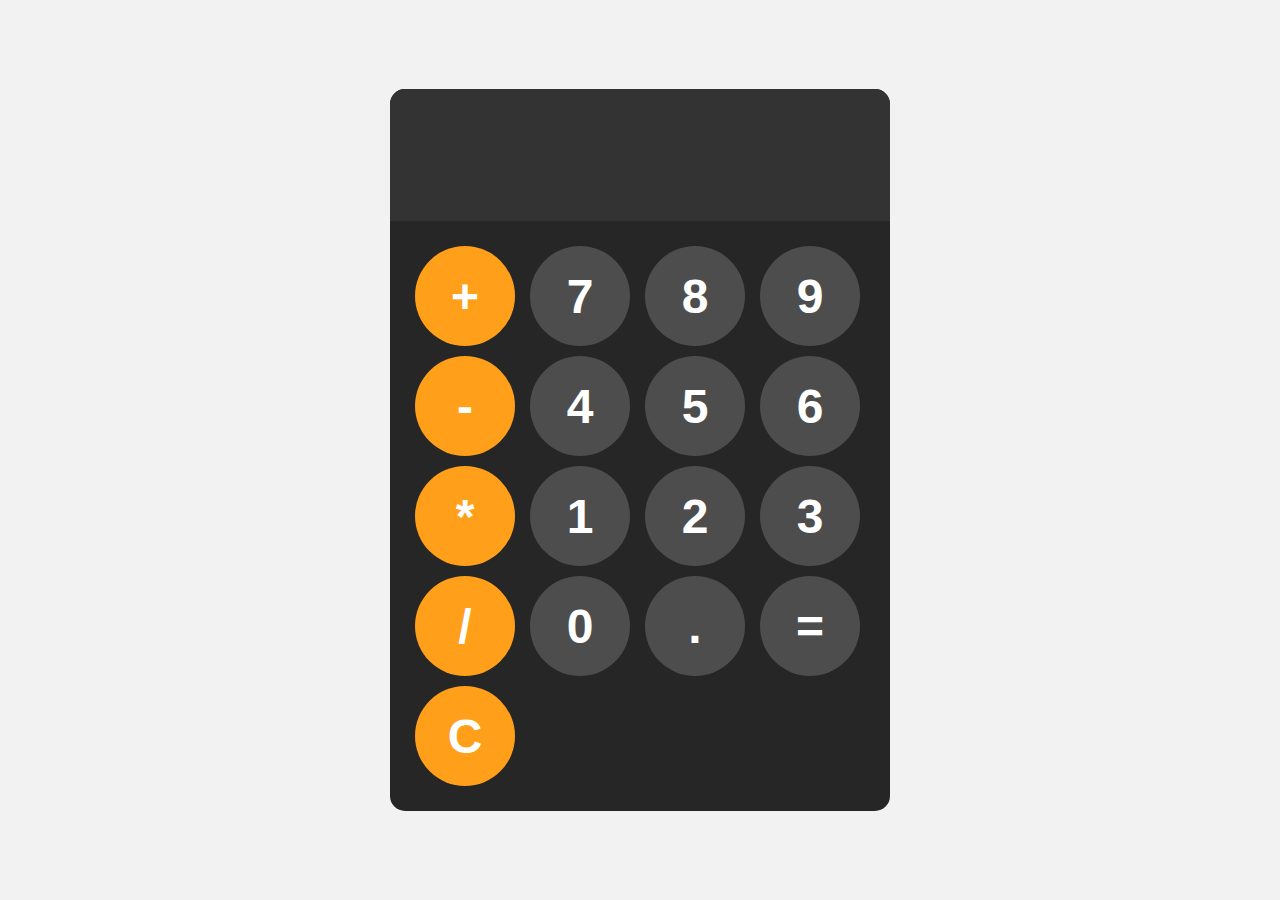
<file: Calculator/index.html>
<!DOCTYPE html>
<html lang="en">
<head>
    <meta charset="UTF-8">
    <meta name="viewport" content="width=device-width, initial-scale=1.0">
    <link rel="stylesheet" href="style.css">
    <title>calculator</title>
</head>
<body>
    <div id="container">
        <input type="text" id="display" readonly>
        <div id="keys">
            <button onclick="appendToDisplay('+')" class="operator-btn">+</button>
            <button onclick="appendToDisplay('7')">7</button>
            <button onclick="appendToDisplay('8')">8</button>
            <button onclick="appendToDisplay('9')">9</button>
            <button onclick="appendToDisplay('-')" class="operator-btn">-</button>
            <button onclick="appendToDisplay('4')">4</button>
            <button onclick="appendToDisplay('5')">5</button>
            <button onclick="appendToDisplay('6')">6</button>
            <button onclick="appendToDisplay('*')" class="operator-btn">*</button>
            <button onclick="appendToDisplay('1')">1</button>
            <button onclick="appendToDisplay('2')">2</button>
            <button onclick="appendToDisplay('3')">3</button>
            <button onclick="appendToDisplay('/')" class="operator-btn">/</button>
            <button onclick="appendToDisplay('0')">0</button>
            <button onclick="appendToDisplay('.')">.</button>
            <button onclick="calculate()">=</button>
            <button onclick="clearDisplay()" class="operator-btn">C</button>
        </div>
    </div>

    <script src="script.js"></script>
</body>
</html>
</file>
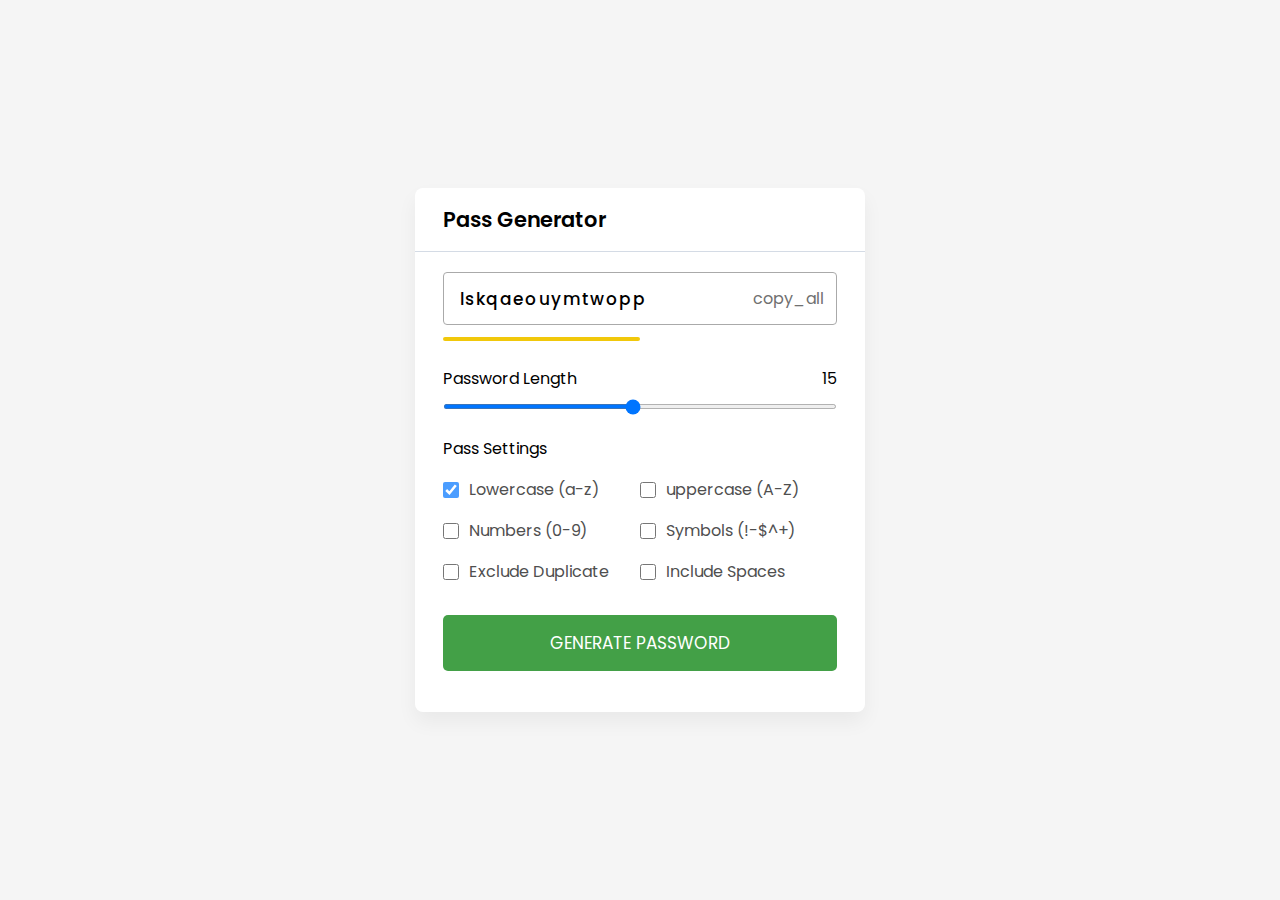
<file: Password-Generator/index.html>
<!DOCTYPE html>
<html lang="en">
<head>
    <meta charset="UTF-8">
    <meta name="viewport" content="width=device-width, initial-scale=1.0">
    <link href="https://fonts.googleapis.com/css2?family=Material+Symbols+Rounded" rel="stylesheet" />
    <link rel="stylesheet" href="style.css">
    <title>Password-Generator</title>
</head>
<body>
    <div class="container">
        <h2>Pass Generator</h2>
        <div class="wrapper">
            <div class="input-box">
                <input type="text" disabled>
                <span class="Material-symbols-rounded">copy_all</span>
            </div>
            <div class="pass-indicator" id="pass-indicator"></div>
            <div class="pass-length">
                <div class="details">
                    <label for="title">Password Length</label>
                    <span>14</span>
                </div>
                <input type="range" min="1" max="30" value="15" step="1">
            </div>

            <div class="pass-settings">
                <label for="title">Pass Settings</label>
                <ul class="options">
                    <li class="option">
                        <input type="checkbox" id="lowercase" checked>
                        <label for="lowercase">Lowercase (a-z)</label>
                    </li>
                    <li class="option">
                        <input type="checkbox" id="uppercase">
                        <label for="uppercase">uppercase (A-Z)</label>
                    </li>
                    <li class="option">
                        <input type="checkbox" id="numbers">
                        <label for="numbers">Numbers (0-9)</label>
                    </li>
                    <li class="option">
                        <input type="checkbox" id="symbols">
                        <label for="symbols">Symbols (!-$^+)</label>
                    </li>
                    <li class="option">
                        <input type="checkbox" id="exc-duplicate">
                        <label for="exc-duplicate">Exclude Duplicate</label>
                    </li>
                    <li class="option">
                        <input type="checkbox" id="spaces">
                        <label for="spaces">Include Spaces</label>
                    </li>
                </ul>
            </div>

            <button class="generate-btn">Generate Password</button>

        </div>
    </div>

    <script src="script.js"></script>
</body>
</html>
</file>
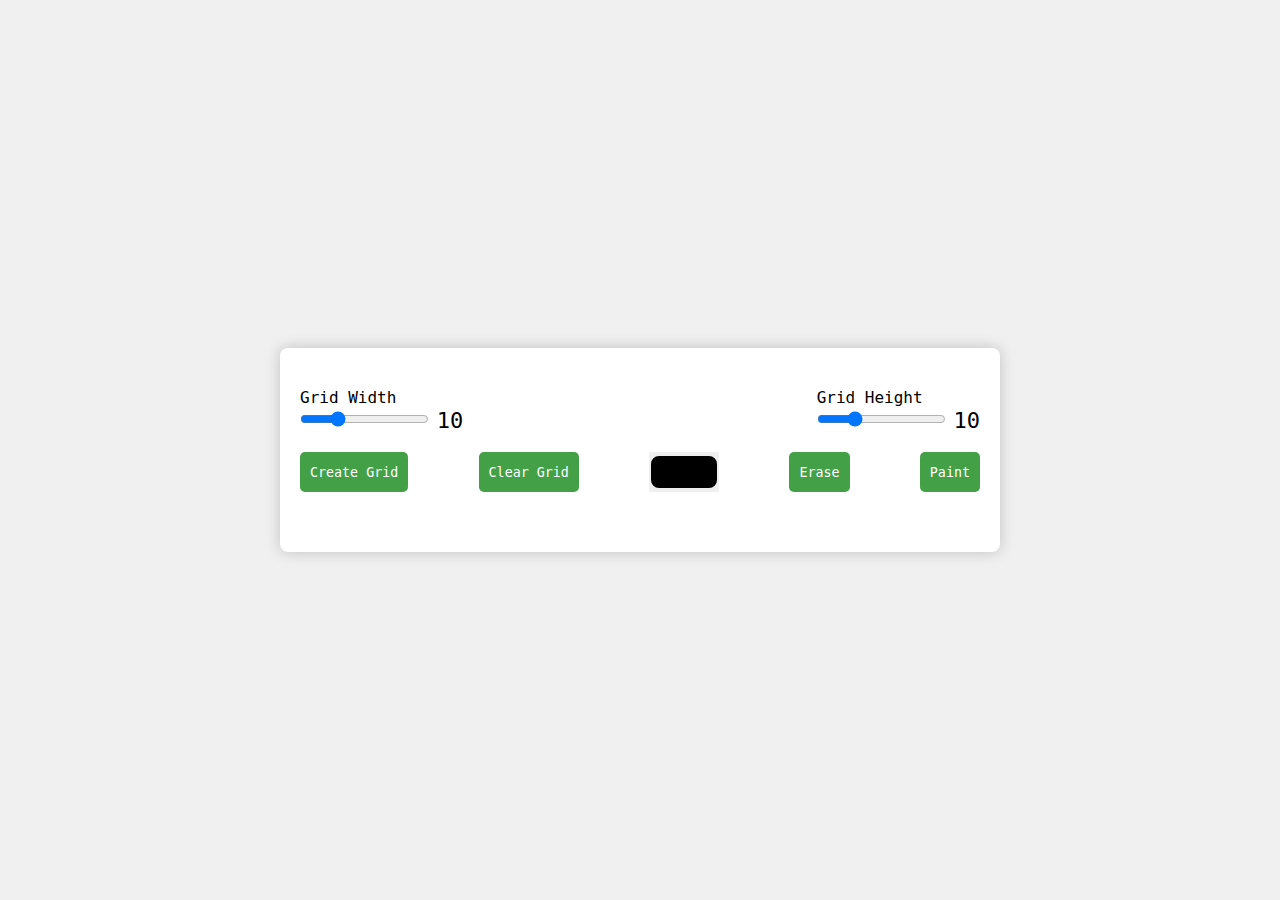
<file: Pixel Art Generator/index.html>
<!DOCTYPE html>
<html lang="en">

<head>
    <meta charset="UTF-8">
    <meta name="viewport" content="width=device-width, initial-scale=1.0">
    <link rel="stylesheet" href="style.css">
    <title>Day #2 - Pixel Art Generator</title>
</head>

<body>

    <div class="wrapper">
        <div class="options">
            <div class="opt-wrapper">
                <div class="slider">
                    <label for="width-range">Grid Width</label>
                    <input type="range" id="width-range" min="1" max="35">
                    <span id="width-value">10</span>
                </div>
                <div class="slider">
                    <label for="height-range">Grid Height</label>
                    <input type="range" id="height-range" min="1" max="35">
                    <span id="height-value">10</span>
                </div>
            </div>

            <div class="opt-wrapper">
                <button id="submit-grid">Create Grid</button>
                <button id="clear-grid">Clear Grid</button>
                <input type="color" id="color-input" value="#000000">
                <button id="erase-btn">Erase</button>
                <button id="paint-btn">Paint</button>
            </div>
        </div>
        <div class="container"></div>
    </div>

    <script src="index.js"></script>
</body>

</html>
</file>
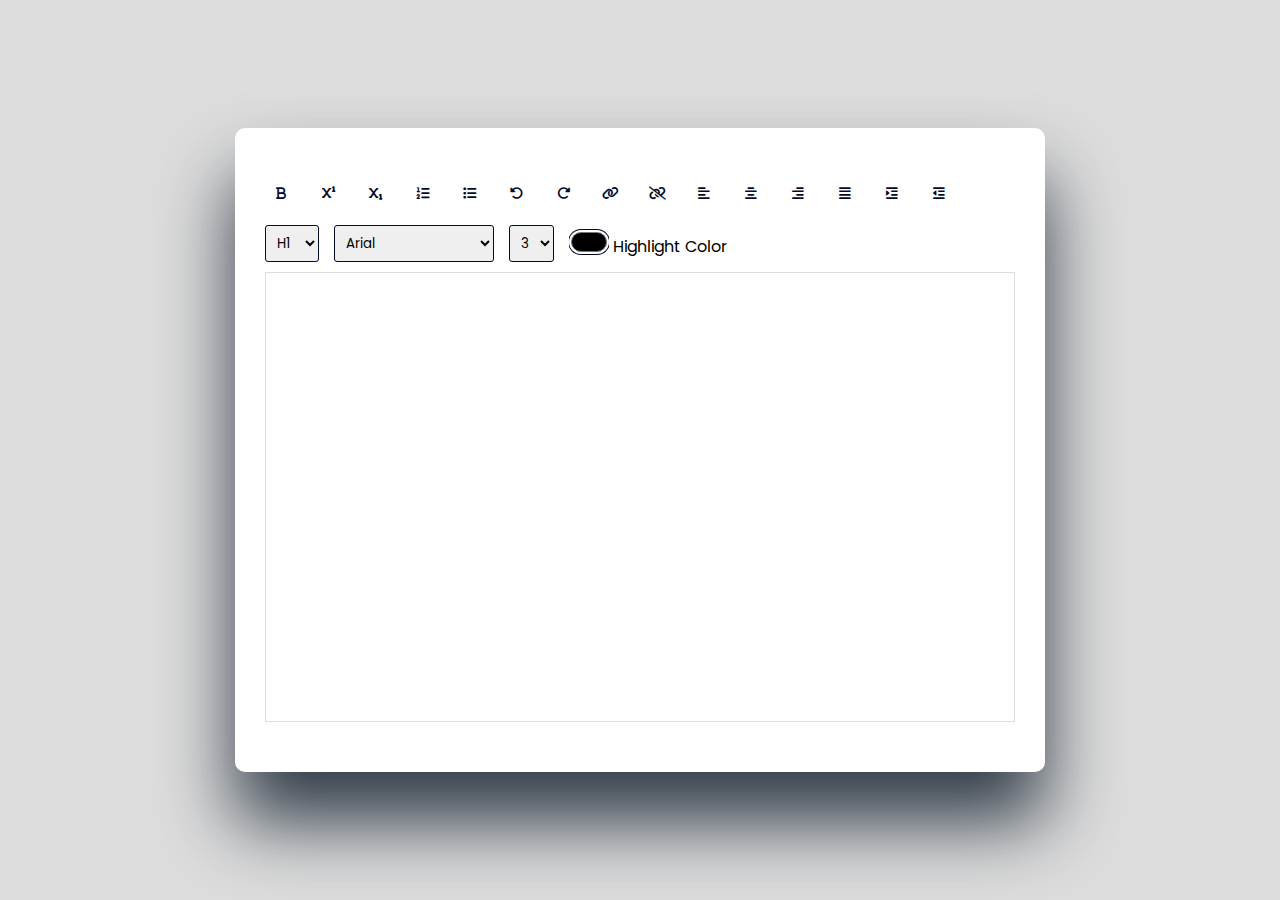
<file: Rich-Text-Editor/index.html>
<!DOCTYPE html>
<html lang="en">
<head>
    <meta charset="UTF-8">
    <meta name="viewport" content="width=device-width, initial-scale=1.0">
    <link rel="stylesheet" href="style.css">
    <link rel="stylesheet" href="https://cdnjs.cloudflare.com/ajax/libs/font-awesome/6.2.1/css/all.min.css">
    <title>Online Text Editor</title>
</head>
<body>
    <div class="container">
        <div class="options">
            <button id="bold" class="option-button format">
                <i class="fa-solid fa-bold"></i>
            </button>
            <button id="superscript" class="option-button script">
                <i class="fa-solid fa-superscript"></i>
            </button>
            <button id="subscript" class="option-button script">
                <i class="fa-solid fa-subscript"></i>
            </button>
            <button id="insertOrderedList" class="option-button">
                <i class="fa-solid fa-list-ol"></i>
            </button>
            <button id="insertUnorderedList" class="option-button">
                <i class="fa-solid fa-list"></i>
            </button>
            <button id="undo" class="option-button">
                <i class="fa-solid fa-rotate-left"></i>
            </button>
            <button id="redo" class="option-button">
                <i class="fa-solid fa-rotate-right"></i>
            </button>
            <button id="createLink" class="adv-option-button">
                <i class="fa fa-link"></i>
            </button>
            <button id="unlink" class="option-button">
                <i class="fa fa-unlink"></i>
            </button>
            <button id="justifyLeft" class="option-button align">
                <i class="fa-solid fa-align-left"></i>
            </button>
            <button id="justifyCenter" class="option-button align">
                <i class="fa-solid fa-align-center"></i>
            </button>
            <button id="justifyRight" class="option-button align">
                <i class="fa-solid fa-align-right"></i>
            </button>
            <button id="justifyFull" class="option-button align">
                <i class="fa-solid fa-align-justify"></i>
            </button>
            <button id="indent" class="option-button spacing">
                <i class="fa-solid fa-indent"></i>
            </button>
            <button id="outdent" class="option-button spacing">
                <i class="fa-solid fa-outdent"></i>
            </button>
            <select class="adv-option-button" id="formatBlock">
                <option value="H1">H1</option>
                <option value="H2">H2</option>
                <option value="H3">H3</option>
                <option value="H4">H4</option>
                <option value="H5">H5</option>
                <option value="H6">H6</option>
            </select>
            <select class="adv-option-button" id="fontName"></select>
            <select class="adv-option-button" id="fontSize"></select>

            <div class="input-wrapper">
                <input type="color" id="backColor" class="adv-option-button">
                <label for="backColor">Highlight Color</label>
            </div>
        </div>
        <div id="text-input" contenteditable="true"></div>
    </div>

    <script src="script.js"></script>
</body>
</html>
</file>
<file: Calculator/style.css>
body{
    margin: 0;
    display: flex;
    justify-content: center;
    align-items: center;
    height: 100vh;
    background-color: hsl(0, 0%, 95%);
}
#container{
    font-family: Arial, sans-serif;
    background-color: hsl(0, 0%, 15%);
    border-radius: 15px;
    max-width: 500px;
    overflow: hidden;
}
#display{
    width: 100%;
    padding: 20px;
    font-size: 5rem;
    text-align: left;
    background-color: hsl(0, 0%, 20%);
    border: none;
    color: white;
}
#keys{
    display: grid;
    grid-template-columns: repeat(4, 1fr);
    gap: 10px;
    padding: 25px;
}
button{
    width: 100px;
    height: 100px;
    border-radius: 50%;
    border: none;
    background-color: hsl(0, 0%, 30%);
    color: #fff;
    font-size: 3rem;
    font-weight: bold;
    cursor: pointer;
}
button:hover{
    background-color: hsl(0, 0%, 40%);
}

button:active{
    background-color: hsl(0, 0%, 50%);
}
.operator-btn{
    background-color: hsl(from orange 35 100% 55%);
}
.operator-btn:hover{
    background-color: hsl(from orange 35 100% 65%);
}
.operator-btn:active{
    background-color: hsl(from orange 35 100% 45%);
}
</file>
<file: Password-Generator/style.css>
@import url('https://fonts.googleapis.com/css2?family=Poppins:wght@400;500;600&display=swap');

* {
    margin: 0;
    padding: 0;
    box-sizing: border-box;
    font-family: 'poppins', sans-serif;
}

body {
    display: flex;
    align-items: center;
    justify-content: center;
    min-height: 100vh;
    background: whitesmoke;
}

.container {
    width: 450px;
    background: #fff;
    border-radius: 8px;
    box-shadow: 0 10px 20px rgba(0, 0, 0, 0.05);
}

.container h2 {
    font-weight: 600;
    font-size: 1.31rem;
    padding: 1rem 1.75rem;
    border-bottom: 1px solid #d4dbe5;
}

.wrapper {
    margin: 1.25rem 1.75rem;
}

.wrapper .input-box {
    position: relative;
}

.input-box input {
    width: 100%;
    height: 53px;
    color: #000;
    background: none;
    font-size: 1.06rem;
    font-weight: 500;
    border-radius: 4px;
    letter-spacing: 1.4px;
    border: 1px solid #aaa;
    padding: 0 2.85rem 0 1rem;
}

.input-box span {
    position: absolute;
    right: 13px;
    cursor: pointer;
    line-height: 53px;
    color: #707070;
}

.input-box span:hover {
    color: #43A047 !important;
}

.wrapper .pass-indicator {
    width: 100%;
    height: 4px;
    position: relative;
    margin-top: 0.75rem;
    border-radius: 25px;
}

.pass-indicator::before {
    position: absolute;
    content: "";
    height: 100%;
    width: 50%;
    border-radius: inherit;
    transition: width 0.3s ease;
}

.pass-indicator#weak::before {
    width: 20%;
    background: #e64a4a;
}

.pass-indicator#medium::before {
    width: 50%;
    background: #f1c80b;
}


.pass-indicator#strong::before {
    width: 100%;
    background: #43A047;
}

.wrapper .pass-length {
    margin: 1.56rem 0 1.25rem;
}

.pass-length .details {
    display: flex;
    justify-content: space-between;
}

.pass-length input {
    width: 100%;
    height: 5px;
}

.pass-settings .options {
    display: flex;
    list-style: none;
    flex-wrap: wrap;
    margin-top: 1rem;
}

.pass-settings .options .option {
    display: flex;
    align-items: center;
    margin-bottom: 1rem;
    width: calc(100% / 2);
}

.options .option:first-child {
    pointer-events: none;
}

.options .option:first-child input {
    opacity: 0.7;
}

.options .option input {
    height: 16px;
    width: 16px;
    cursor: pointer;
}

.options .option label {
    cursor: pointer;
    color: #4f4f4f;
    padding-left: 0.63rem;
}

.wrapper .generate-btn {
    width: 100%;
    color: #fff;
    border: none;
    outline: none;
    cursor: pointer;
    background: #43A047;
    font-size: 1.06rem;
    padding: 0.94rem 0;
    border-radius: 5px;
    text-transform: uppercase;
    margin: 0.94rem 0 1.3rem;
}
</file>
<file: Pixel Art Generator/style.css>
* {
    padding: 0;
    margin: 0;
    box-sizing: border-box;
    font-family: monospace;
}

body {
    background-color: #f0f0f0;
}

.wrapper {
    background-color: #fff;
    width: 80vmin;
    position: absolute;
    transform: translate(-50%, -50%);
    top: 50%;
    left: 50%;
    padding: 40px 20px;
    border-radius: 8px;
    box-shadow: 0px 0px 15px rgba(0, 0, 0, 0.2);
}

label {
    display: block;
    font-size: 16px;
}

span {
    position: relative;
    font-size: 22px;
    bottom: -1px;
}

.opt-wrapper {
    display: flex;
    justify-content: space-between;
    margin-bottom: 20px;
    gap: 10px;
}

button {
    background-color: #43a047;
    border: none;
    border-radius: 5px;
    padding: 10px;
    color: #fff;
    cursor: pointer;
}

button:disabled {
    background-color: #ccc;
    cursor: not-allowed;
}

input[type="color"] {
    width: 70px;
    height: 40px;
    border: none;
    cursor: pointer;
    -webkit-appearance: none;
    -moz-appearance: none;
    appearance: none;
}

input[type="color"]::-webkit-color-swatch {
    border-radius: 8px;
    border: 4px solid #000;
}

input[type="color"]::-moz-color-swatch {
    border-radius: 8px;
    border: 4px solid #000;
}

.gridCol {
    height: 1.5em;
    width: 1.5em;
    border: 1px solid #ddd;
    background-color: white;
}

.gridRow {
    display: flex;
}

@media only screen and (max-width: 768px) {
    .gridCol {
        height: 1.2em;
        width: 1.2em;
    }
}
</file>
<file: Rich-Text-Editor/style.css>
@import url('https://fonts.googleapis.com/css2?family=Poppins:wght@300;400;500;600;700&display=swap');

*{
    padding: 0;
    margin: 0;
    box-sizing: border-box;
}

body{
    background-color: #ddd;
}

.container{
    background-color: #fff;
    width: 90vmin;
    padding: 50px 30px;
    position: absolute;
    transform: translate(-50%, -50%);
    left: 50%;
    top: 50%;
    border-radius: 10px;
    box-shadow: 0 50px 75px rgba(7, 20, 35, 0.8);
}

.options{
    display: flex;
    flex-wrap: wrap;
    align-items: center;
    gap: 15px;
}

button{
    width: 32px;
    height: 32px;
    display: grid;
    place-items: center;
    border-radius: 3px;
    border: none;
    background-color: #fff;
    outline: none;
    color: #020929;
    cursor: pointer;
}

button:hover {
    background-color: #f0f0f0;
}

button:active {
    transform: scale(0.95);
}

select{
    padding: 7px;
    border: 1px solid #020929;
    border-radius: 3px;
    cursor: pointer;
}

.options label,
.options select{
    font-family: 'Poppins', sans-serif;
}

input[type="color"]{
    -webkit-appearance: none;
    -moz-appearance: none;
    appearance: none;
    background-color: transparent;
    width: 40px;
    height: 28px;
    border: none;
    cursor: pointer;
}

input[type="color"]::-webkit-color-swatch{
    border-radius: 15px;
    box-shadow: 0 0 0 2px #fff, 0 0 0 3px #020929;
}

input[type="color"]::-moz-color-swatch{
    border-radius: 15px;
    box-shadow: 0 0 0 2px #fff, 0 0 0 3px #020929;
}

#text-input{
    margin-top: 10px;
    border: 1px solid #ddd;
    padding: 20px;
    height: 50vh;
    outline: none;
    overflow: auto;
}

.active{
    background-color: #e0e9ff;
}
</file>
